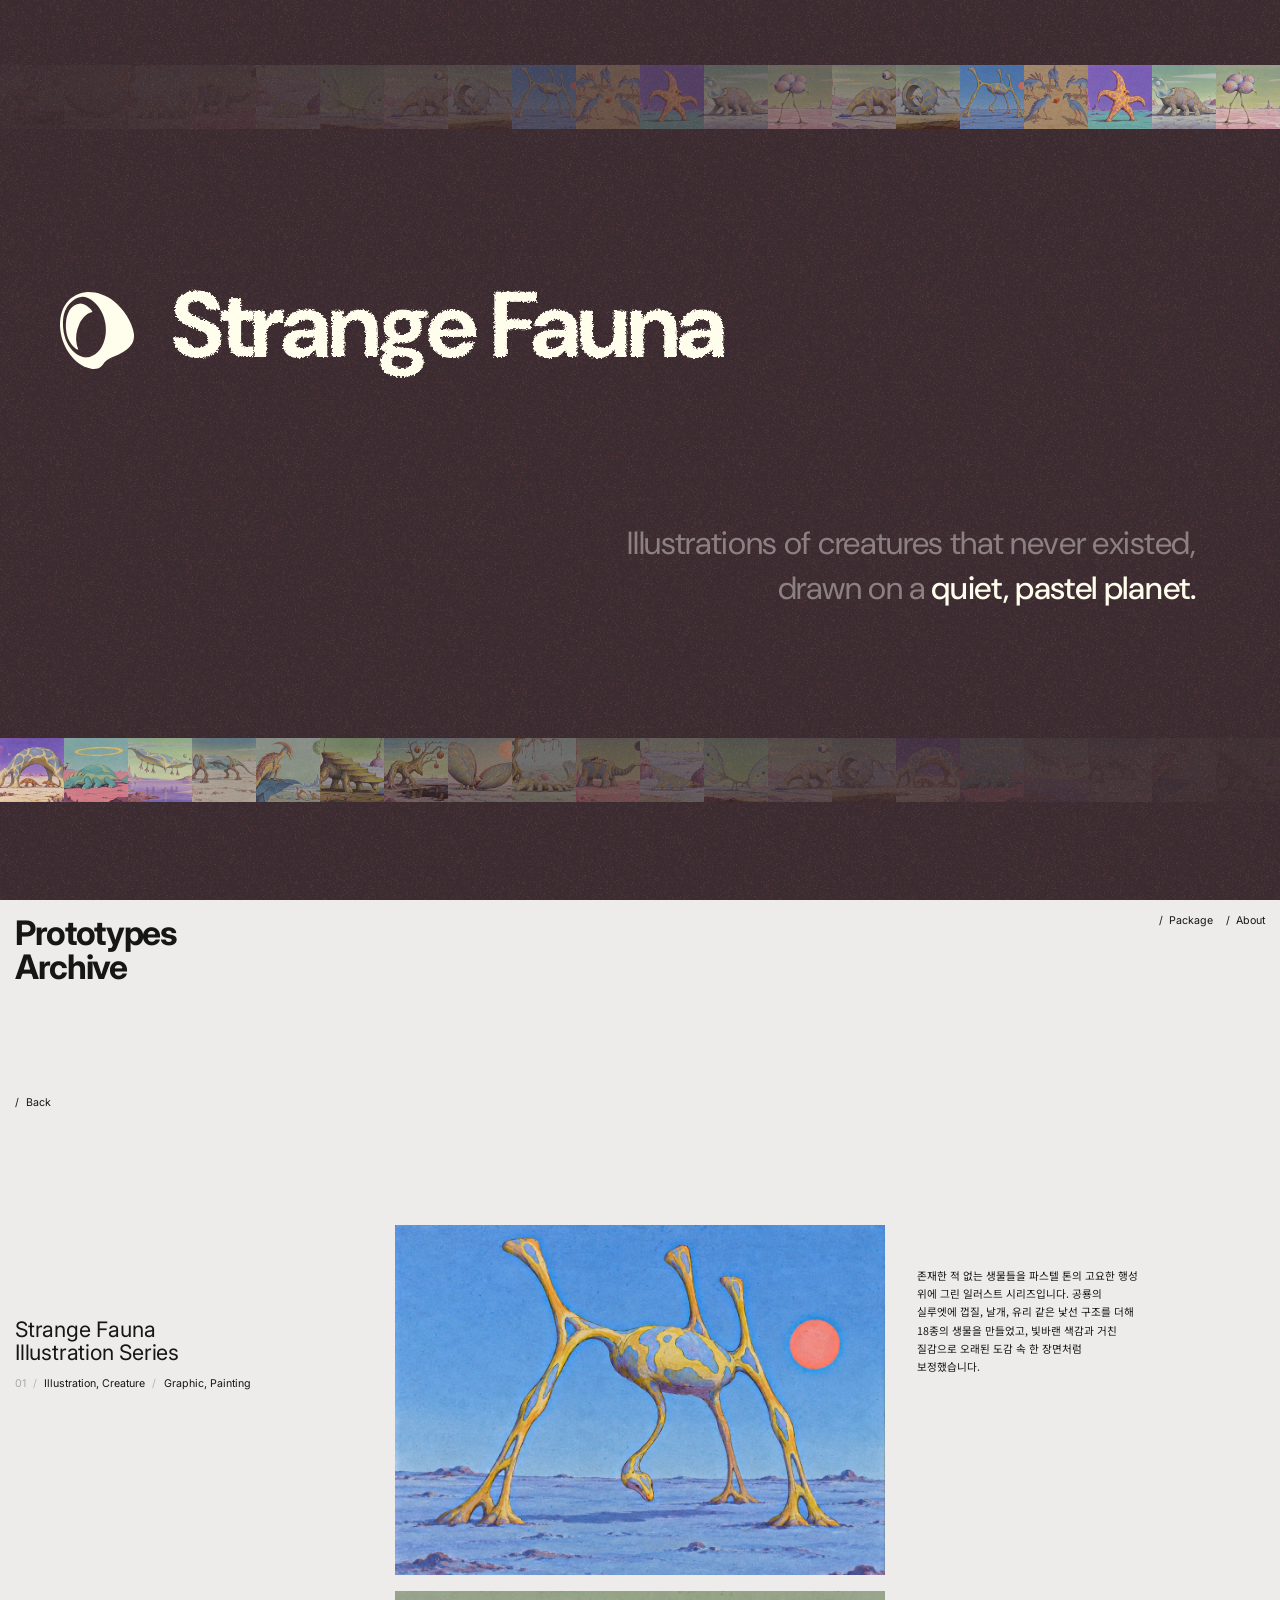
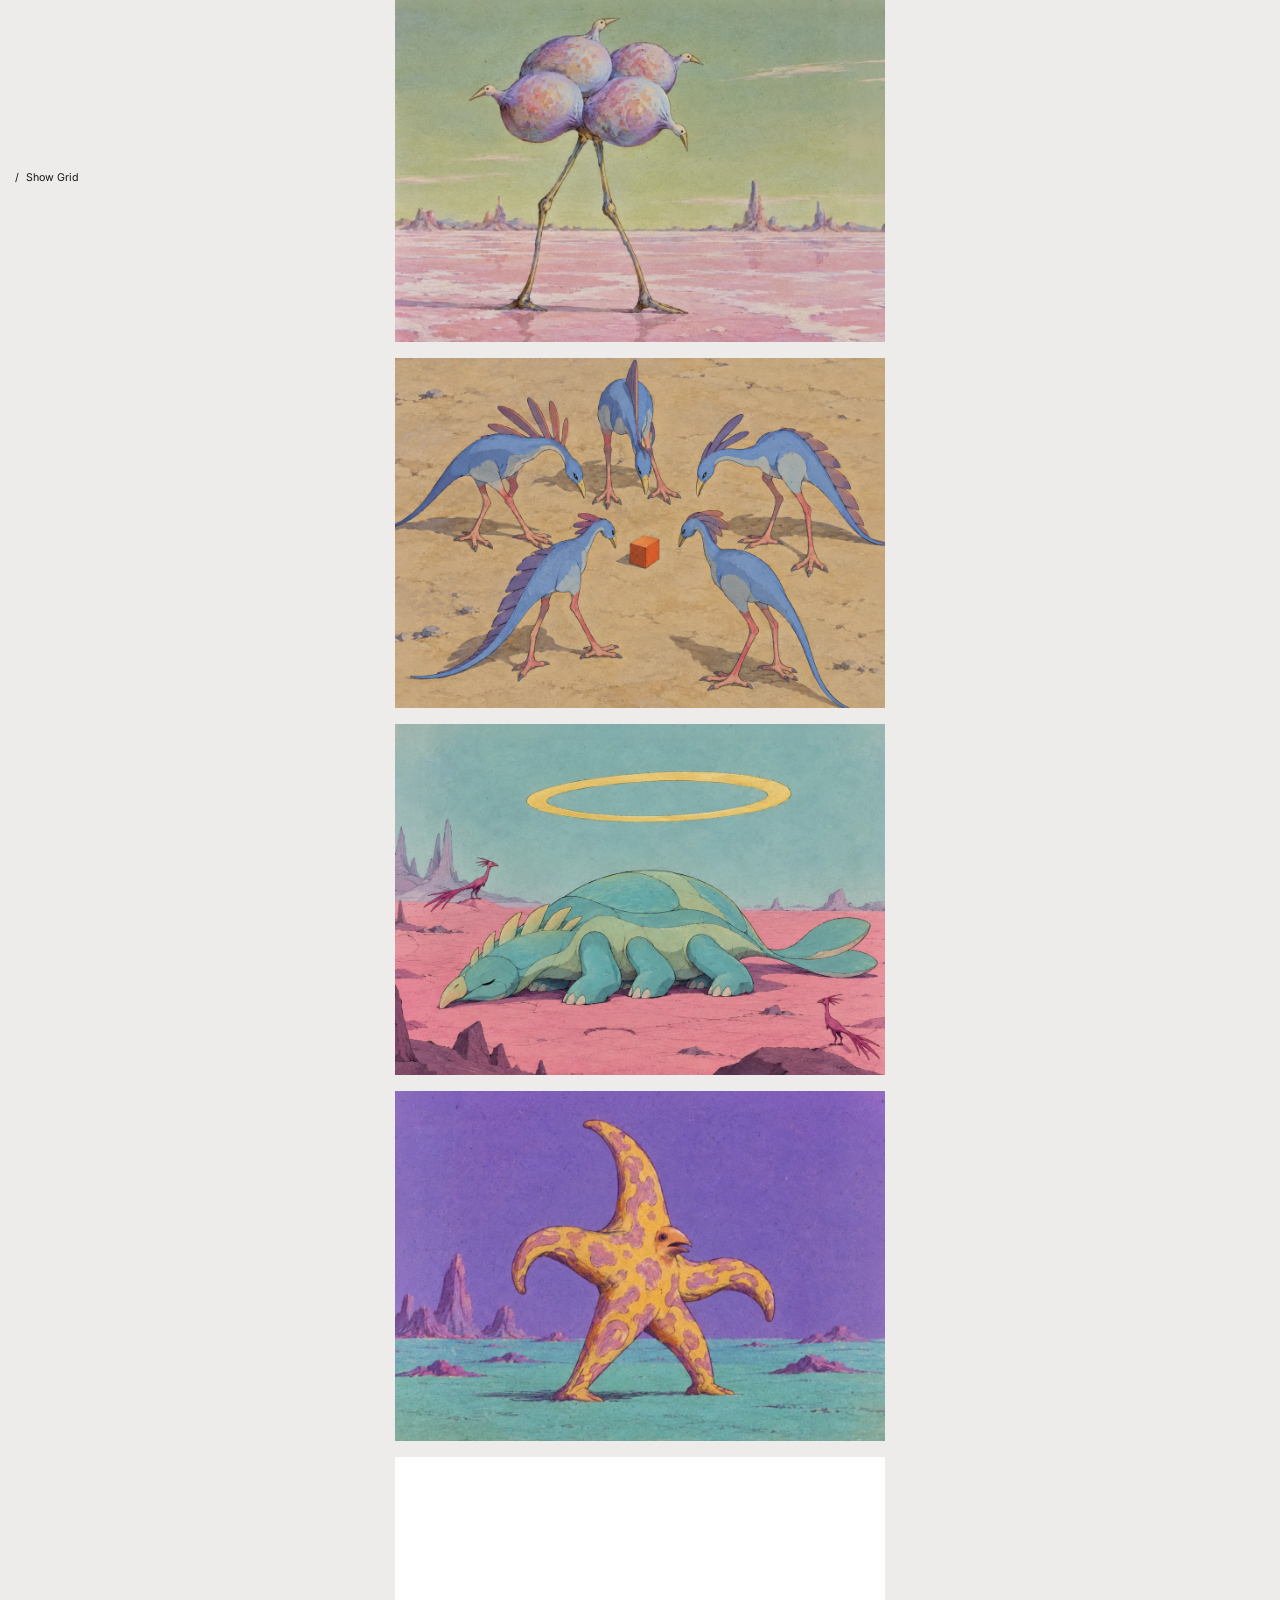
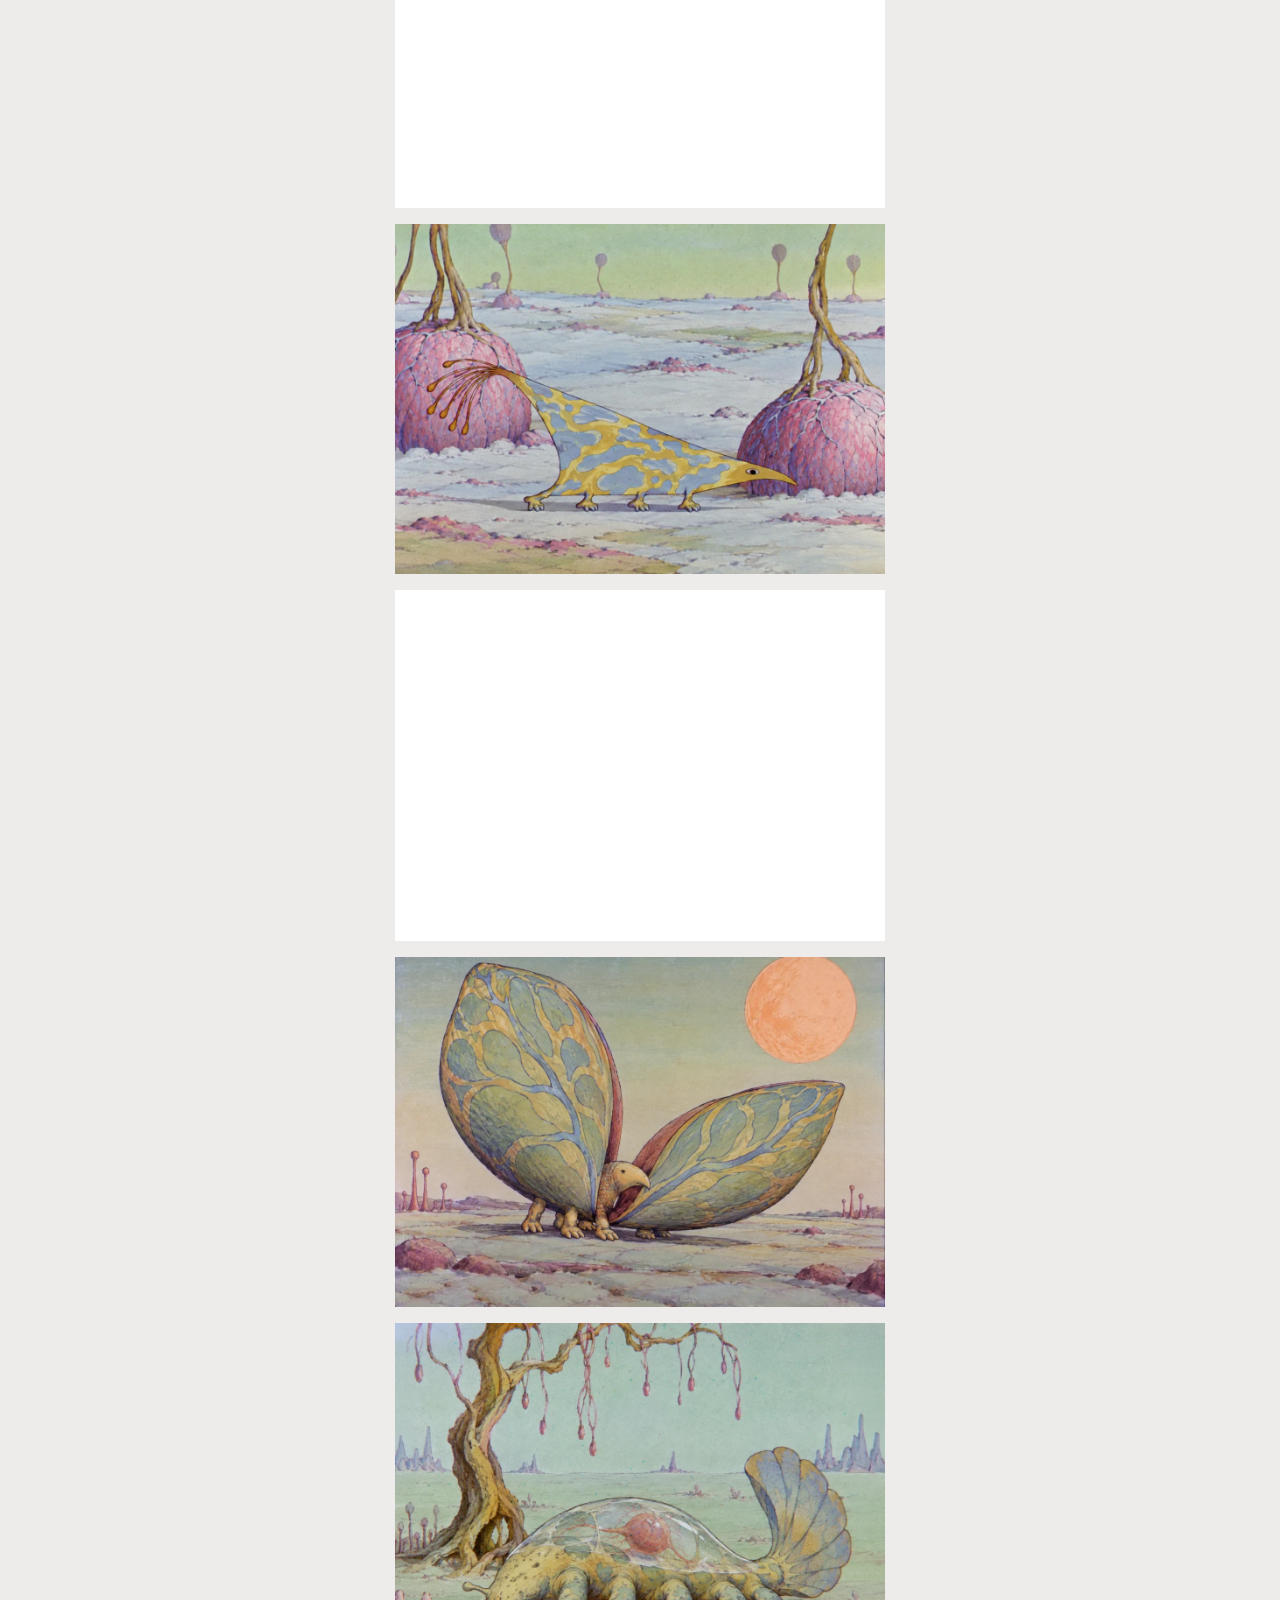
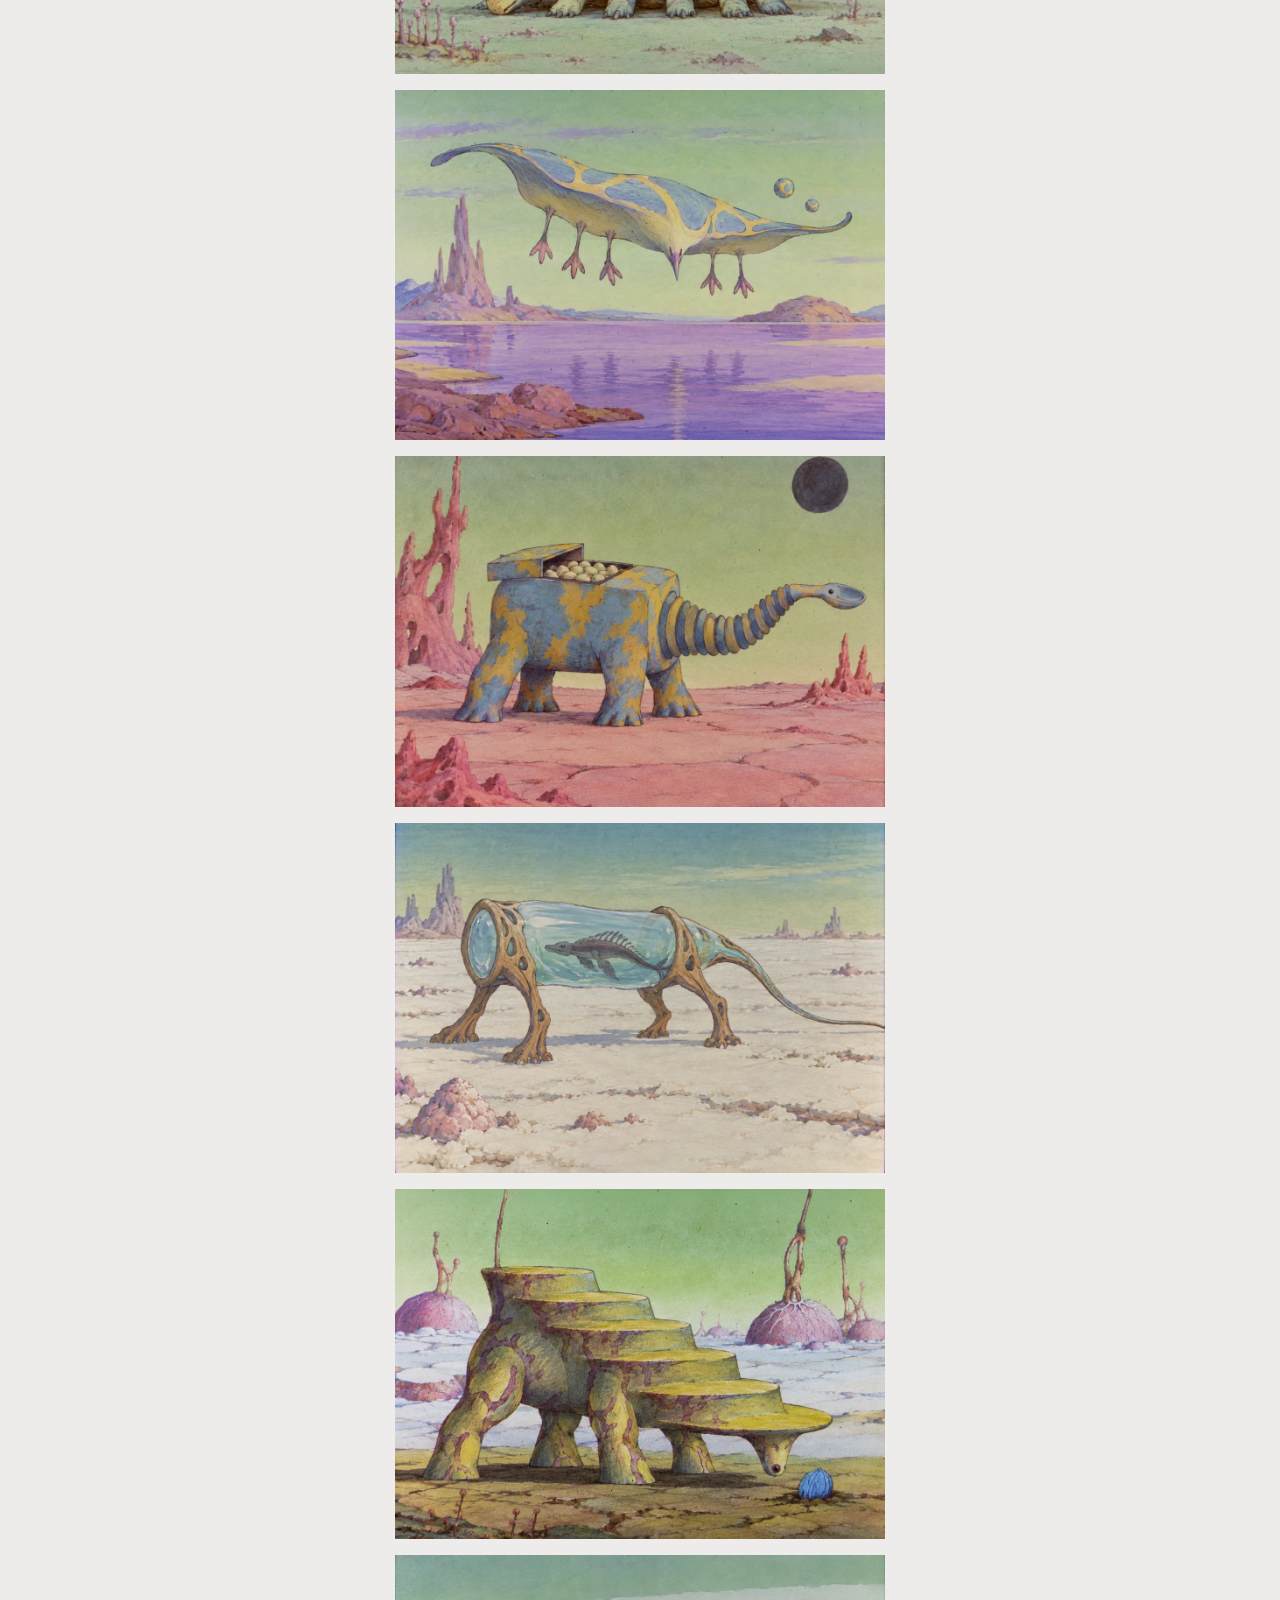
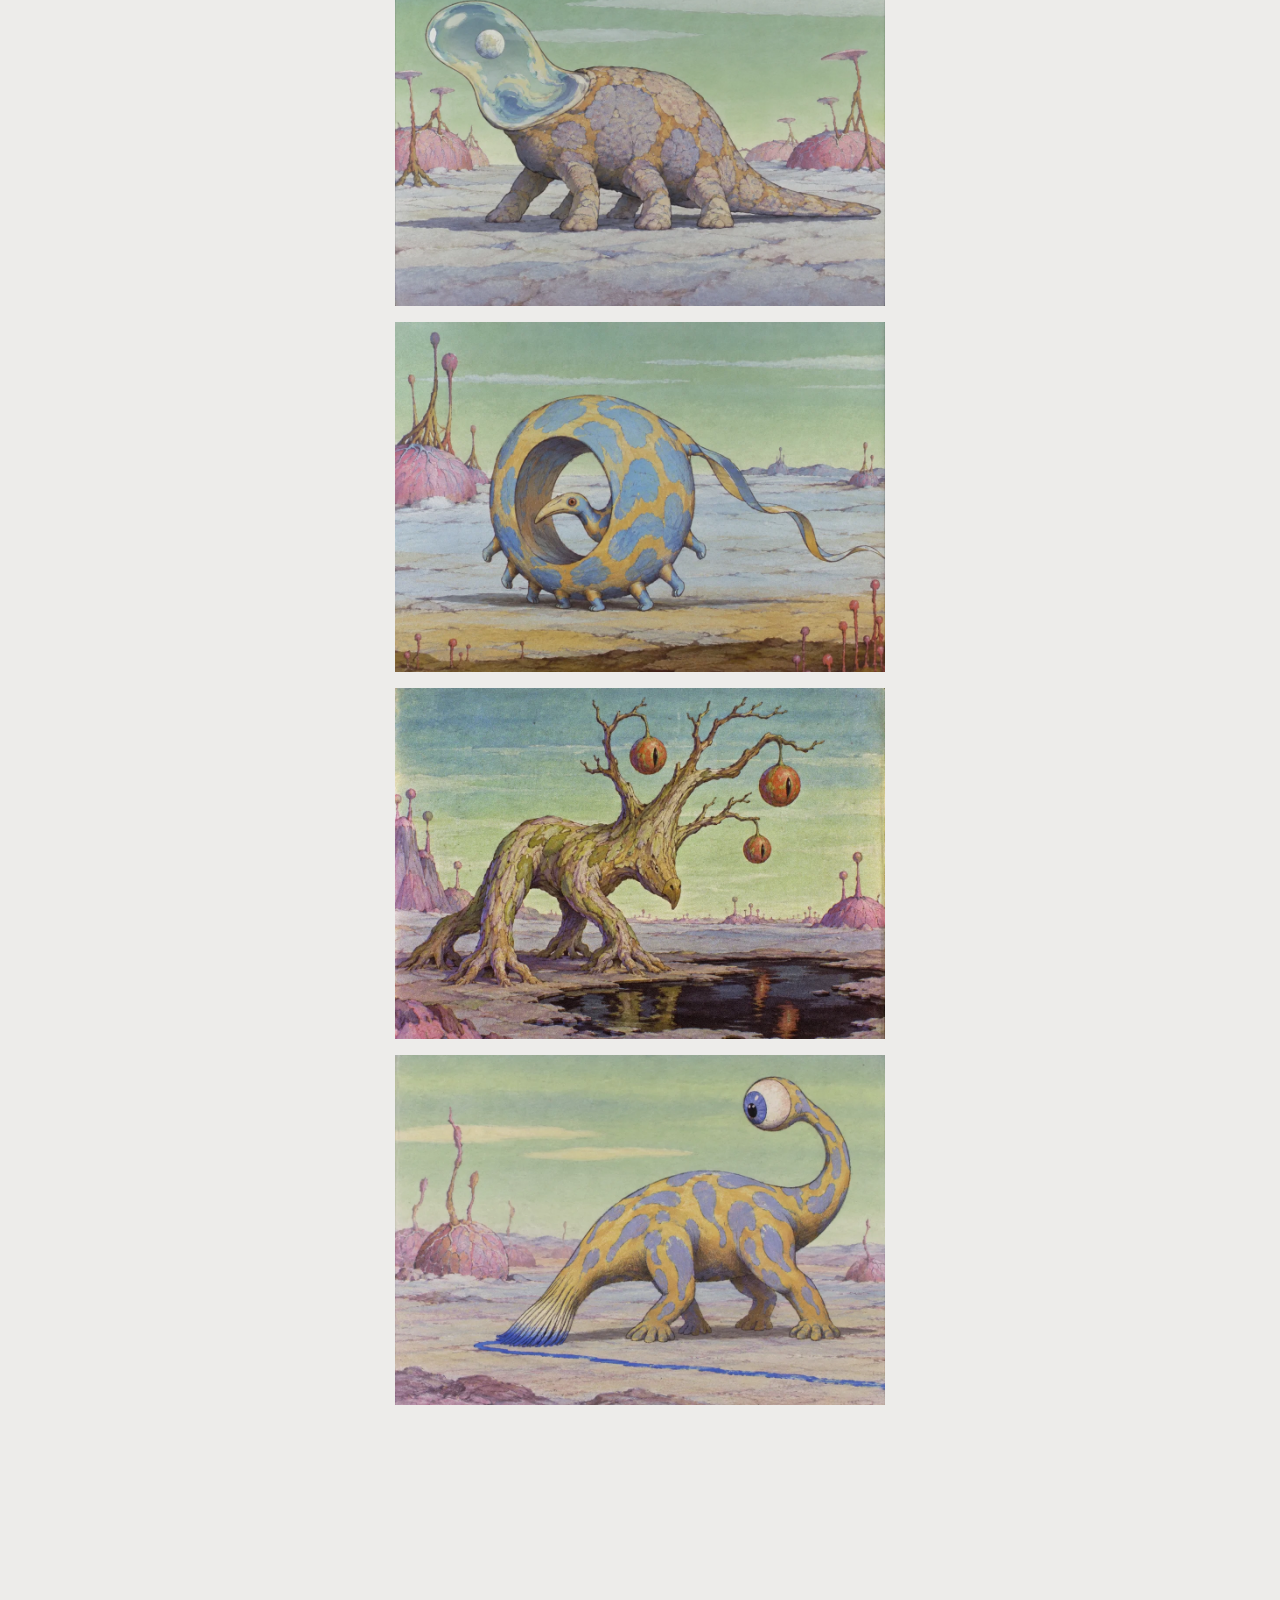
<file: index.html>
<!doctype html>
<html lang="ko">
<head>
  <meta charset="utf-8">
  <meta name="viewport" content="width=device-width, initial-scale=1">
  <title>Strange Fauna — Illustration Series</title>
  <meta name="description" content="존재한 적 없는 생물들을 파스텔 톤의 고요한 행성 위에 그린 일러스트 시리즈">
  <link rel="icon" href="data:image/svg+xml,%3Csvg xmlns=%22http://www.w3.org/2000/svg%22 viewBox=%220 0 32 32%22%3E%3Crect width=%2232%22 height=%2232%22 rx=%228%22 fill=%22%233D2D32%22/%3E%3Ccircle cx=%2221%22 cy=%2211%22 r=%225%22 fill=%22%23F67261%22/%3E%3C/svg%3E">
  <link rel="preconnect" href="https://fonts.googleapis.com">
  <link rel="preconnect" href="https://fonts.gstatic.com" crossorigin>
  <link href="https://fonts.googleapis.com/css2?family=DM+Sans:opsz,wght@9..40,400;9..40,500;9..40,700&family=Inter:wght@400;600;700&family=Noto+Sans+KR:wght@400&display=swap" rel="stylesheet">
  <link rel="stylesheet" href="assets/style.css?v=20261026e">
</head>
<body>
  <!-- 1. 커버 (Figma Frame 2) -->
  <section class="cover" aria-label="Strange Fauna">
    <!-- 제목 텍스처 효과 (Figma TEXTURE 3.1): 가장자리를 잘게 흐트러뜨림. scale은 JS가 화면 폭에 맞춤 -->
    <svg width="0" height="0" style="position:absolute" aria-hidden="true">
      <filter id="texture" x="-2%" y="-5%" width="104%" height="110%">
        <feTurbulence type="fractalNoise" baseFrequency="0.45" numOctaves="2" seed="7" result="n"/>
        <feDisplacementMap in="SourceGraphic" in2="n" scale="5" xChannelSelector="R" yChannelSelector="G"/>
      </filter>
    </svg>
    <img class="cover-logo" src="assets/logo.svg" alt="" width="83" height="86">
    <h2 class="cover-title">Strange Fauna</h2>
    <p class="cover-tag">Illustrations of creatures that never existed,<br>drawn on a <b>quiet, pastel planet.</b></p>
  </section>

  <!-- 2. 상세 (Detail / Strange Fauna) — 스크롤하면 일러스트가 차례로 나타남 -->
  <section class="detail" id="detail">
    <aside class="side left">
      <a class="logo" href="#">Prototypes<br>Archive</a>
      <a class="back link" href="#">Back</a>
      <div class="title-block">
        <h1>Strange Fauna<br>Illustration Series</h1>
        <div class="meta"><span class="n">01</span><span class="s">/</span><span>Illustration, Creature</span><span class="s">/</span><span>Graphic, Painting</span></div>
      </div>
      <button class="show-grid link" type="button">Show Grid</button>
    </aside>

    <main class="images" aria-label="일러스트 18점"></main>

    <aside class="side right">
      <nav class="nav">
        <button class="link pk-btn" type="button" aria-haspopup="true" aria-expanded="false">Package</button>
        <a class="link" href="#detail">About</a>
      </nav>
      <div class="pk-panel" role="menu">
        <div class="pk-head"><span>Package</span><span>03</span></div>
        <div class="pk-hint"></div>
      </div>
      <p class="desc ko">존재한 적 없는 생물들을 파스텔 톤의 고요한 행성 위에 그린 일러스트 시리즈입니다. 공룡의 실루엣에 껍질, 날개, 유리 같은 낯선 구조를 더해 18종의 생물을 만들었고, 빛바랜 색감과 거친 질감으로 오래된 도감 속 한 장면처럼 보정했습니다.</p>
    </aside>
  </section>

  <script src="assets/data.js?v=20261026e"></script>
  <script src="assets/app.js?v=20261026e"></script>
</body>
</html>
</file>
<file: assets/style.css>
/* 1u = Figma 1440 프레임의 1px. JS가 --u를 화면 폭에 맞춰 갱신 */
:root {
  --u: calc(100vw / 1440);
  --v: calc(100vh / 665);
  --paper: #EDECEA;
  --ink: #161616;
  --gray: #8C8C8C;
  --rule: #CFCECB;
  --cover: #3D2D32;
  --cream: #FFFDEC;
}
* { box-sizing: border-box; margin: 0; padding: 0; }
html { scroll-behavior: smooth; -webkit-text-size-adjust: 100%; text-size-adjust: 100%; overflow-x: clip; }
body { overflow-x: clip; }
body { background: var(--paper); color: var(--ink); font-family: 'Inter', 'Noto Sans KR', system-ui, sans-serif; -webkit-font-smoothing: antialiased; }
a { color: inherit; text-decoration: none; }
button { font: inherit; color: inherit; background: none; border: 0; cursor: pointer; }
img { display: block; }
.ko { font-family: 'Noto Sans KR', sans-serif; }

/* ---------- 커버 (Frame 2) ---------- */
/* Figma 'Frame 2 / Laptop 1440×665' 기준: 가로·글자는 u(폭/1440), 세로 위치는 v(화면 높이/665) */
.cover { position: relative; height: calc(665 * var(--v)); background: var(--cover); overflow: hidden; color: var(--cream);
  font-family: 'DM Sans', sans-serif; font-optical-sizing: none; font-variation-settings: 'opsz' 14; }
/* 배경 듀오톤 노이즈 (#362B2F + 25% #D88282, 밀도 0.32) — 타일은 JS가 캔버스로 생성 */
.cover::before { content: ''; position: absolute; inset: 0; background-image: var(--noise); background-size: calc(256 * var(--u)) calc(256 * var(--u)); pointer-events: none; }
.strip { position: absolute; left: 0; width: 100%; height: calc(72 * var(--u)); display: grid; grid-template-columns: repeat(20, 1fr); }
.strip.top { top: calc(48 * var(--v)); }
.strip.bottom { top: calc(545 * var(--v)); }
.strip .cell { position: relative; opacity: 0; transition: opacity 1.2s ease; }
.cover.ready .strip .cell { opacity: 1; }
.strip img { position: relative; z-index: 1; width: 100%; height: 100%; object-fit: cover; opacity: var(--op); }
.cover-logo { position: absolute; left: calc(68 * var(--u)); top: calc(216 * var(--v)); width: calc(83 * var(--u)); height: auto; }
.cover-title { position: absolute; left: calc(192 * var(--u)); top: calc(206 * var(--v)); font-weight: 700;
  font-size: calc(105 * var(--u)); line-height: 1; letter-spacing: -0.04em; white-space: nowrap; filter: url(#texture);
  font-variation-settings: 'opsz' 39; /* Figma 노트북 시안 렌더 폭에 맞춘 값 */ }
.cover-tag { position: absolute; right: calc(95 * var(--u)); top: calc(385 * var(--v)); text-align: right; white-space: nowrap;
  font-size: calc(36 * var(--u)); line-height: 1.4; letter-spacing: -0.01em; color: #8D8083;
  font-variation-settings: 'opsz' 36; /* Figma 렌더 폭(639)과 맞춘 값 */ }
.cover-tag b { color: var(--cream); font-weight: 500; }
.cover-logo, .cover-title, .cover-tag { opacity: 0; transform: translateY(12px); transition: opacity .9s ease .2s, transform .9s ease .2s; }
.cover.ready .cover-logo, .cover.ready .cover-title, .cover.ready .cover-tag { opacity: 1; transform: none; }
.cover.ready .cover-tag { transition-delay: .45s; }

/* ---------- 상세 (Detail / Strange Fauna) ---------- */
.detail { position: relative; display: grid; grid-template-columns: calc(444 * var(--u)) calc(552 * var(--u)) 1fr; font-size: calc(12 * var(--u)); }
.side { position: sticky; top: 0; height: 100vh; }
.side.left { padding-left: calc(17 * var(--u)); }
.logo { position: absolute; top: calc(18 * var(--u)); left: calc(17 * var(--u)); font-weight: 700; font-size: calc(38 * var(--u)); line-height: 1; letter-spacing: -0.04em; }
.back { position: absolute; top: 21.8%; left: calc(17 * var(--u)); }
.title-block { position: absolute; top: 46.4%; left: calc(17 * var(--u)); }
.title-block h1 { font-weight: 400; font-size: calc(24 * var(--u)); line-height: 1.1; letter-spacing: -0.01em; }
.meta { display: flex; gap: calc(8 * var(--u)); margin-top: calc(14 * var(--u)); }
.meta .n { color: #A8A8A8; } .meta .s { color: #B5B5B5; }
.show-grid { position: absolute; bottom: calc(18 * var(--u)); left: calc(17 * var(--u)); }
.link::before { content: '/'; margin-right: .6em; }
.link:hover { opacity: .55; }

.images { padding: 36.1vh 0 30vh; display: flex; flex-direction: column; gap: calc(18 * var(--u)); }
.images figure { opacity: 0; transform: translateY(48px); transition: opacity .9s ease, transform .9s cubic-bezier(.2,.7,.2,1); background: #fff; }
.images figure.in { opacity: 1; transform: none; }
.images img { width: 100%; height: auto; }
.images.grid { display: grid; grid-template-columns: repeat(3, 1fr); gap: calc(8 * var(--u)); padding-top: 22vh; }
.images.grid figure { cursor: zoom-in; overflow: hidden; }
.images.grid img { height: 100%; object-fit: cover; }

.side.right .desc { position: absolute; top: 40.8%; left: calc(36 * var(--u)); width: calc(256 * var(--u)); font-size: calc(12 * var(--u)); line-height: 1.7; word-break: keep-all; }
.nav { position: absolute; top: calc(16 * var(--u)); right: calc(17 * var(--u)); display: flex; gap: calc(14 * var(--u)); z-index: 5; }
.nav .link.on { opacity: .55; }

/* 패키지 목록 패널 */
.pk-panel { position: absolute; top: calc(42 * var(--u)); right: calc(17 * var(--u)); width: calc(330 * var(--u)); background: #F6F5F3;
  border: 1px solid var(--rule); padding: calc(14 * var(--u)) calc(14 * var(--u)) calc(8 * var(--u)); z-index: 6;
  opacity: 0; transform: translateY(-6px); pointer-events: none; transition: opacity .25s ease, transform .25s ease; }
.pk-panel.open { opacity: 1; transform: none; pointer-events: auto; }
.pk-head { display: flex; justify-content: space-between; color: var(--gray); font-weight: 600; padding-bottom: calc(10 * var(--u)); border-bottom: 1px dotted #BDBDBD; }
.pk-row { display: grid; grid-template-columns: calc(72 * var(--u)) 1fr auto; gap: calc(12 * var(--u)); align-items: center; padding: calc(10 * var(--u)) 0; border-bottom: 1px solid var(--rule); }
.pk-row:last-child { border-bottom: 0; }
.pk-row img { width: 100%; aspect-ratio: 602/470; object-fit: cover; background: #fff; }
.pk-row .no { color: var(--gray); font-weight: 600; }
.pk-row .nm { font-weight: 600; font-size: calc(13.5 * var(--u)); margin-top: 2px; }
.pk-row .sub { color: var(--gray); margin-top: 2px; }
.pk-row .go { color: var(--gray); white-space: nowrap; transition: transform .2s ease, color .2s ease; }
.pk-row:hover .go { color: var(--ink); transform: translateX(3px); }
.pk-row:hover .nm { text-decoration: underline; text-underline-offset: 3px; }
.pk-row.cur .nm { text-decoration: none; }
.pk-row.cur .go { color: var(--ink); font-weight: 600; transform: none; }
.pk-row.cur img { outline: 1.5px solid var(--ink); outline-offset: -1.5px; }
/* 패키지 페이지: 상세와 같은 우측 상단 탭을 화면에 고정 */
.topnav { position: fixed; top: 0; right: 0; z-index: 20; font-size: calc(12 * var(--u)); }
.pk-hint { color: var(--gray); padding-top: calc(8 * var(--u)); min-height: calc(24 * var(--u)); }
.pk-hint b { color: var(--ink); font-weight: 600; }

/* ---------- 패키지 그리드 페이지 (1440 × 1560) ---------- */
.board { position: relative; width: 100%; height: calc(1560 * var(--u)); font-size: calc(13.5 * var(--u)); }
.board > * { position: absolute; }
.rule { height: 0; border-top: 1px solid var(--rule); }
.rule.thick { border-top-width: 1.5px; }
.rule.dot { border-top: 1px dotted #BDBDBD; }
.lbl { font-size: calc(13 * var(--u)); color: var(--gray); }
.lbl.b { font-weight: 600; }
.list { line-height: calc(23.5 * var(--u)); font-weight: 600; }
.list .g { color: var(--gray); font-weight: 400; }
.list a.dim { color: var(--gray); }
.list a:hover { opacity: .6; }
.board .logo { position: absolute; font-size: calc(24 * var(--u)); letter-spacing: -0.03em; }
.board .logo { white-space: pre; }
.board .logo i { font-style: normal; font-weight: 400; color: #000; }
.ph { background: #fff; overflow: hidden; cursor: zoom-in; }
.ph img { width: 100%; height: 100%; object-fit: cover; opacity: 0; transform: scale(1.03); transition: opacity .9s ease, transform 1.2s cubic-bezier(.2,.7,.2,1); }
.ph.in img { opacity: 1; transform: none; }
.cap { display: flex; align-items: baseline; gap: calc(6 * var(--u)); }
.cap::before { content: '▸'; font-size: calc(10 * var(--u)); color: #A0A0A0; }
.cap b { font-weight: 600; }
.more { color: var(--gray); font-size: calc(13 * var(--u)); }
.more:hover { color: var(--ink); }
.pdesc { width: calc(288 * var(--u)); color: #7A7A7A; line-height: 1.65; word-break: keep-all; }
.swatch { display: flex; }
.swatch span { flex: 1; transition: flex .35s ease; }
.swatch span:hover { flex: 1.6; }
.codes { color: #7A7A7A; line-height: 1.65; }
.codes b { color: var(--ink); font-weight: 400; margin-right: .5em; }

/* 확대 보기 */
.lightbox { position: fixed; inset: 0; background: rgba(237,236,234,.96); display: grid; place-items: center; z-index: 50; opacity: 0; pointer-events: none; transition: opacity .3s ease; cursor: zoom-out; }
.lightbox.open { opacity: 1; pointer-events: auto; }
.lightbox img { max-width: 86vw; max-height: 86vh; background: #fff; }

/* ================= 모바일 (760px 이하) — 기준 폭 390, 1m = 화면 폭 / 390 ================= */
@media (max-width: 760px) {
  :root { --m: calc(100vw / 390); }

  /* 커버: 화면 높이를 채우고 로고 → 두 줄 제목 → 문구 순서로 */
  .cover { height: var(--h0, 100svh); min-height: 600px; }
  .cover::before { background-size: 200px 200px; }
  .strip { width: calc(56 * 20 * var(--m)); height: calc(56 * var(--m)); grid-template-columns: repeat(20, calc(56 * var(--m))); }
  .strip.top { top: calc(48 * var(--m)); left: auto; right: 0; }      /* 밝은 오른쪽 끝이 보이게 */
  .strip.bottom { top: auto; bottom: calc(48 * var(--m)); left: 0; } /* 밝은 왼쪽 끝이 보이게 */
  .cover-logo { left: calc(24 * var(--m)); top: 30%; width: calc(60 * var(--m)); }
  .cover-title { left: calc(24 * var(--m)); right: calc(24 * var(--m)); top: calc(30% + 84 * var(--m)); font-size: calc(76 * var(--m)); line-height: .95; white-space: normal; }
  .cover-tag { right: calc(24 * var(--m)); left: calc(24 * var(--m)); top: auto; bottom: calc(150 * var(--m)); white-space: normal; font-size: calc(17 * var(--m)); }

  /* 상세: 한 줄 흐름 (aside를 풀어서 각 요소를 격자 칸에 배치) */
  .detail { display: grid; grid-template-columns: 1fr auto; grid-template-areas: "logo nav" "title title" "desc desc" "grid grid" "images images";
    font-size: 12px; padding: 18px 0 0; }
  .side { display: contents; }
  .logo, .back, .title-block, .show-grid, .side.right .desc, .nav { position: static; }
  .logo { grid-area: logo; align-self: start; padding-left: 20px; font-size: 24px; }
  .back { display: none; }
  .nav { grid-area: nav; position: sticky; top: 0; align-self: start; z-index: 30; gap: 14px; padding: 8px 16px; font-size: 12px; background: rgba(237,236,234,.92); backdrop-filter: blur(6px); }
  /* 노트북처럼 글자는 작게, 블록 사이는 넉넉하게 */
  .title-block { grid-area: title; padding: calc(var(--h0, 100svh) * .22) 20px 0; }
  .title-block h1 { font-size: 21px; line-height: 1.2; }
  .meta { gap: 9px; margin-top: 18px; flex-wrap: wrap; font-size: 11.5px; }
  .side.right .desc { grid-area: desc; width: auto; max-width: 290px; padding: 56px 20px 0; font-size: 12.5px; line-height: 2.1; }
  .show-grid { grid-area: grid; justify-self: start; padding: calc(var(--h0, 100svh) * .14) 20px 18px; font-size: 12px; }
  .images { grid-area: images; padding: 0 20px 96px; gap: 16px; }
  /* 자간: 모바일 글자는 넉넉하게 띄움 (한글 설명은 더 넓게) */
  .detail, .topnav, .pk-panel, .board.m { letter-spacing: 0.03em; }
  .side.right .desc, .board.m .pdesc, .meta { letter-spacing: 0.06em; }
  .logo, .board.m .logo { letter-spacing: -0.02em; }
  .title-block h1 { letter-spacing: 0.01em; }
  .images.grid { grid-template-columns: repeat(2, 1fr); gap: 8px; padding-top: 0; }

  /* 패키지 목록 패널: 화면 폭에 맞춰 위에서 펼침 */
  .pk-panel { position: fixed; top: 46px; left: 12px; right: 12px; width: auto; padding: 14px 14px 8px; z-index: 40; }
  .pk-head { padding-bottom: 10px; }
  .pk-row { grid-template-columns: 76px 1fr auto; gap: 12px; padding: 10px 0; }
  .pk-row .nm { font-size: 14px; }
  .pk-hint { padding-top: 8px; min-height: 24px; }
  .topnav { font-size: 12px; }
  .topnav .nav { position: fixed; top: 0; right: 0; }

  /* 패키지 페이지: 세로 흐름 */
  .board.m { height: auto; font-size: 12.5px; padding: 72px 20px 96px; display: flex; flex-direction: column; }
  .board.m > * { position: static; }
  .board.m .lbl { font-size: 11.5px; }
  .board.m .logo { font-size: 24px; padding: 0; margin: 40px 0 56px; }
  .board.m .heads { display: grid; grid-template-columns: 1fr 1fr; gap: 18px; border-top: 1.5px solid var(--rule); border-bottom: 1.5px solid var(--rule); padding: 16px 0 20px; }
  .board.m .list { line-height: 2.1; font-size: 12px; margin-top: 12px; }
  .board.m .sec { margin-top: 76px; }
  .board.m .ph { width: 100%; }
  .board.m .pair { display: grid; grid-template-columns: 1fr 1fr; gap: 10px; }
  .board.m .cap { gap: 6px; padding: 14px 0; border-top: 1px solid var(--rule); margin-top: 14px; font-size: 12.5px; }
  .board.m .cap::before { font-size: 9px; }
  .board.m .pdesc { width: auto; padding: 16px 48px 4px 0; border-top: 1px solid var(--rule); font-size: 12px; line-height: 2.1; }
  .board.m .more { font-size: 11.5px; margin-top: 10px; }
  .board.m .swatch { height: 110px; }
  .board.m .codes { padding-top: 16px; border-top: 1px solid var(--rule); font-size: 12px; line-height: 2.1; }
}

@media (prefers-reduced-motion: reduce) {
  * { transition: none !important; scroll-behavior: auto !important; }
}
</file>
